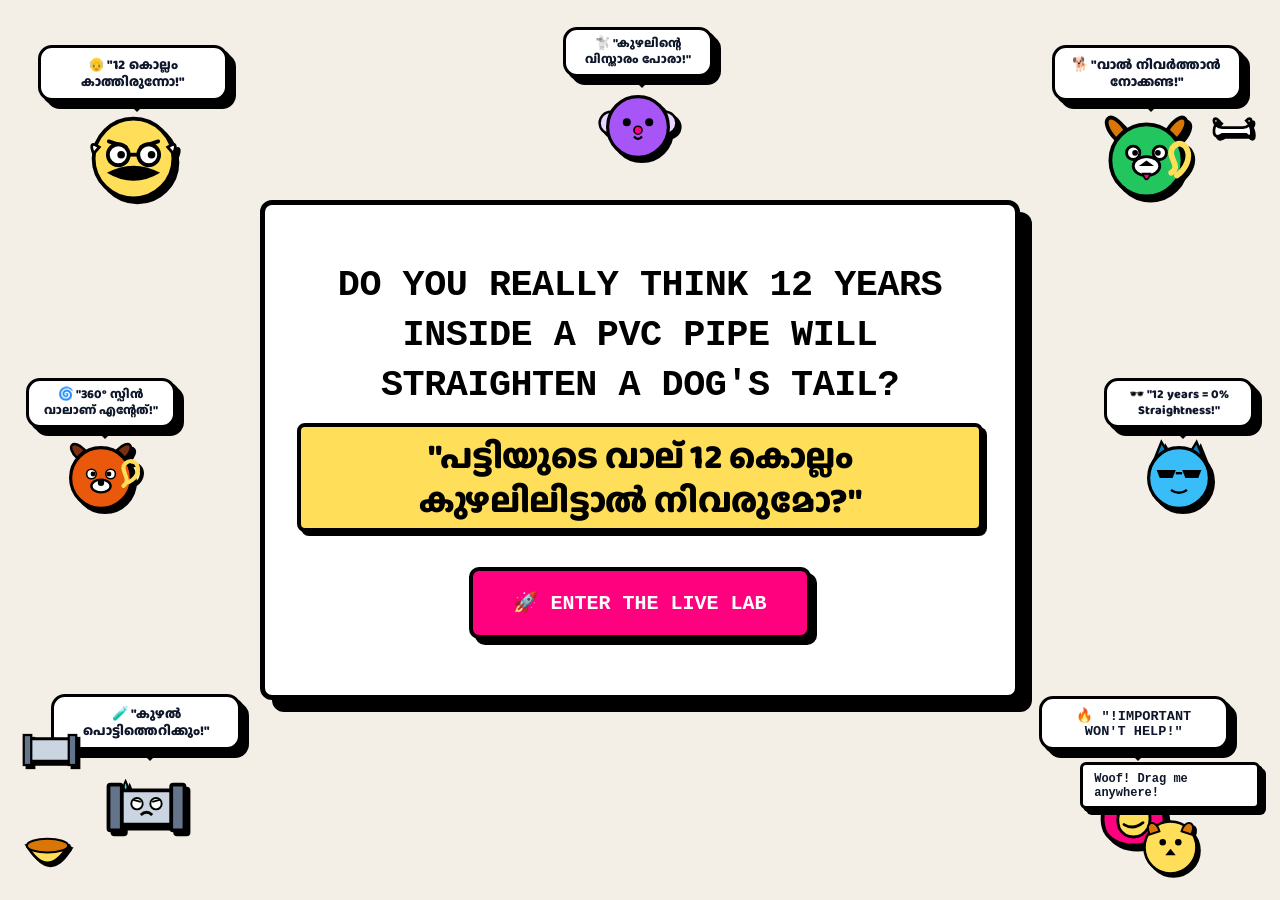
<file: index.html>
<!DOCTYPE html>
<html lang="en">
<head>
  <meta charset="UTF-8">
  <meta name="viewport" content="width=device-width, initial-scale=1.0">
  <title>Department of Tail Affairs | Home</title>
  <link rel="stylesheet" href="style.css">
  
  <!-- Cool Malayalam & Brutalist Fonts -->
  <link rel="preconnect" href="https://fonts.googleapis.com">
  <link rel="preconnect" href="https://fonts.gstatic.com" crossorigin>
  <link href="https://fonts.googleapis.com/css2?family=Baloo+Chettan+2:wght@700;800&family=Space+Grotesk:wght@800;900&display=swap" rel="stylesheet">

  <style>
    body {
      justify-content: center;
      align-items: center;
      min-height: 100vh;
      margin: 0;
      padding: 1.5rem;
      position: relative;
      overflow: hidden;
      background-color: var(--bg-color, #f4efe6);
    }

    /* Cool Malayalam Font Class */
    .ml-text {
      font-family: 'Baloo Chettan 2', cursive, sans-serif;
      font-weight: 800;
      line-height: 1.25;
    }

    /* Central Question Card */
    .home-card {
      max-width: 760px;
      width: 100%;
      text-align: center;
      padding: 3.5rem 2rem;
      z-index: 10;
      position: relative;
      background: #ffffff;
      border: 5px solid #000;
      box-shadow: 12px 12px 0px #000;
      border-radius: 12px;
    }

    .main-question {
      font-size: clamp(1.4rem, 4.2vw, 2.3rem);
      font-weight: 900;
      line-height: 1.35;
      text-transform: uppercase;
      color: #000;
      margin-bottom: 2.2rem;
      letter-spacing: -0.5px;
    }

    .main-question .ml-badge {
      background: var(--accent-yellow, #ffde59);
      padding: 0.4rem 1rem;
      border: 4px solid #000;
      display: inline-block;
      margin-top: 0.8rem;
      font-size: clamp(1.3rem, 4vw, 2.2rem);
      box-shadow: 4px 4px 0px #000;
      text-transform: none;
      border-radius: 8px;
    }

    /* Enter Button */
    .enter-btn {
      font-size: 1.25rem;
      padding: 1.2rem 2.5rem;
      background: var(--accent-pink, #ff007f);
      color: #fff;
      border: 4px solid #000;
      box-shadow: 6px 6px 0px #000;
      font-weight: 900;
      cursor: pointer;
      text-decoration: none;
      display: inline-block;
      text-transform: uppercase;
      transition: all 0.15s cubic-bezier(0.175, 0.885, 0.32, 1.275);
      border-radius: 10px;
    }

    .enter-btn:hover {
      transform: translate(-4px, -4px) scale(1.02);
      box-shadow: 10px 10px 0px #000;
      background: var(--accent-cyan, #00f0ff);
      color: #000;
    }

    /* Floating Draggable Cartoon Character Containers */
    .float-cartoon {
      position: fixed;
      z-index: 20;
      display: flex;
      flex-direction: column;
      align-items: center;
      cursor: grab;
      user-select: none;
      touch-action: none;
      filter: drop-shadow(4px 4px 0px #000);
      transition: transform 0.05s linear;
    }

    .float-cartoon:active {
      cursor: grabbing;
      transform: scale(1.12) rotate(4deg) !important;
      z-index: 50;
    }

    /* Expressive Pop Speech Bubbles */
    .cartoon-speech {
      background: #ffffff;
      border: 3px solid #000;
      box-shadow: 4px 4px 0px #000;
      padding: 0.5rem 0.9rem;
      font-size: 0.85rem;
      font-weight: 900;
      max-width: 190px;
      text-align: center;
      margin-bottom: 10px;
      border-radius: 14px;
      pointer-events: none;
      position: relative;
      transition: opacity 0.2s ease, transform 0.2s ease;
    }

    .speech-sm {
      max-width: 150px;
      font-size: 0.78rem;
      padding: 0.4rem 0.7rem;
    }

    /* Speech Bubble Tail Arrow */
    .cartoon-speech::after {
      content: '';
      position: absolute;
      bottom: -10px;
      left: 50%;
      transform: translateX(-50%);
      border-width: 10px 10px 0;
      border-style: solid;
      border-color: #000 transparent;
      display: block;
      width: 0;
    }

    /* Animation Keyframes */
    @keyframes floatY1 {
      0%, 100% { transform: translateY(0px) rotate(-3deg); }
      50% { transform: translateY(-16px) rotate(3deg); }
    }

    @keyframes floatY2 {
      0%, 100% { transform: translateY(0px) rotate(4deg); }
      50% { transform: translateY(16px) rotate(-3deg); }
    }

    @keyframes floatY3 {
      0%, 100% { transform: translateY(0px) rotate(-5deg); }
      50% { transform: translateY(-12px) rotate(4deg); }
    }

    @keyframes floatY4 {
      0%, 100% { transform: translateY(0px) rotate(5deg); }
      50% { transform: translateY(14px) rotate(-4deg); }
    }

    /* Default Positioning */
    .c1 { top: 5%; left: 3%; animation: floatY1 4.5s ease-in-out infinite; }
    .c2 { top: 5%; right: 3%; animation: floatY2 5s ease-in-out infinite; }
    .c3 { bottom: 5%; left: 4%; animation: floatY2 4.2s ease-in-out infinite; }
    .c4 { bottom: 5%; right: 4%; animation: floatY1 5.5s ease-in-out infinite; }
    
    /* Medium Sized Floating Dogs */
    .c5 { top: 42%; left: 2%; animation: floatY3 4.8s ease-in-out infinite; }
    .c6 { top: 42%; right: 2%; animation: floatY4 5.2s ease-in-out infinite; }
    .c7 { top: 3%; left: 44%; animation: floatY3 6s ease-in-out infinite; }
  </style>
</head>
<body>

  <!-- Floating Cartoon 1: Sarcastic Ammavan -->
  <div class="float-cartoon c1" id="cartoon1">
    <div class="cartoon-speech ml-text" id="speech1">👴 "12 കൊല്ലം കാത്തിരുന്നോ!"</div>
    <svg width="95" height="95" viewBox="0 0 100 100">
      <circle cx="50" cy="50" r="42" fill="#ffde59" stroke="#000" stroke-width="4"/>
      <path d="M 8 45 Q 2 30 14 38 Z" fill="#fff" stroke="#000" stroke-width="3"/>
      <path d="M 92 45 Q 98 30 86 38 Z" fill="#fff" stroke="#000" stroke-width="3"/>
      <path d="M 24 32 L 42 38" stroke="#000" stroke-width="4" stroke-linecap="round"/>
      <path d="M 76 32 L 58 38" stroke="#000" stroke-width="4" stroke-linecap="round"/>
      <circle cx="34" cy="46" r="11" fill="#fff" stroke="#000" stroke-width="4"/>
      <circle cx="66" cy="46" r="11" fill="#fff" stroke="#000" stroke-width="4"/>
      <line x1="45" y1="46" x2="55" y2="46" stroke="#000" stroke-width="4"/>
      <circle cx="37" cy="46" r="4" fill="#000"/>
      <circle cx="69" cy="46" r="4" fill="#000"/>
      <path d="M 22 65 Q 50 50 78 65 Q 50 82 22 65 Z" fill="#000"/>
    </svg>
  </div>

  <!-- Floating Cartoon 2: Goofy Naadan Dog -->
  <div class="float-cartoon c2" id="cartoon2">
    <div class="cartoon-speech ml-text" id="speech2">🐕 "വാൽ നിവർത്താൻ നോക്കണ്ട!"</div>
    <svg width="95" height="95" viewBox="0 0 100 100">
      <path d="M 18 30 C -2 10 12 -5 28 20 Z" fill="#d97706" stroke="#000" stroke-width="4"/>
      <path d="M 82 30 C 102 10 88 -5 72 20 Z" fill="#d97706" stroke="#000" stroke-width="4"/>
      <circle cx="50" cy="52" r="38" fill="#22c55e" stroke="#000" stroke-width="4"/>
      <circle cx="36" cy="44" r="7" fill="#fff" stroke="#000" stroke-width="3"/>
      <circle cx="64" cy="44" r="7" fill="#fff" stroke="#000" stroke-width="3"/>
      <circle cx="38" cy="44" r="3" fill="#000"/>
      <circle cx="62" cy="44" r="3" fill="#000"/>
      <ellipse cx="50" cy="58" rx="14" ry="10" fill="#fff" stroke="#000" stroke-width="3"/>
      <polygon points="50,52 42,58 58,58" fill="#000"/>
      <path d="M 46 66 Q 50 78 54 66 Z" fill="#ff007f" stroke="#000" stroke-width="2"/>
      <path d="M 82 68 C 105 50 90 25 78 38 C 70 48 88 58 76 65" fill="none" stroke="#ffde59" stroke-width="6" stroke-linecap="round"/>
    </svg>
  </div>

  <!-- Floating Cartoon 3: Tired PVC Pipe -->
  <div class="float-cartoon c3" id="cartoon3">
    <div class="cartoon-speech ml-text" id="speech3">🧪 "കുഴൽ പൊട്ടിത്തെറിക്കും!"</div>
    <svg width="95" height="95" viewBox="0 0 100 100">
      <rect x="15" y="32" width="70" height="36" fill="#cbd5e1" stroke="#000" stroke-width="4" rx="6"/>
      <rect x="10" y="26" width="14" height="48" fill="#64748b" stroke="#000" stroke-width="4" rx="2"/>
      <rect x="76" y="26" width="14" height="48" fill="#64748b" stroke="#000" stroke-width="4" rx="2"/>
      <circle cx="40" cy="46" r="6" fill="#fff" stroke="#000" stroke-width="2"/>
      <circle cx="60" cy="46" r="6" fill="#fff" stroke="#000" stroke-width="2"/>
      <line x1="36" y1="42" x2="44" y2="44" stroke="#000" stroke-width="2"/>
      <line x1="64" y1="42" x2="56" y2="44" stroke="#000" stroke-width="2"/>
      <path d="M 44 58 Q 50 52 56 58" fill="none" stroke="#000" stroke-width="3"/>
      <path d="M 28 22 Q 24 30 28 32 Q 32 30 28 22 Z" fill="#00f0ff" stroke="#000" stroke-width="2"/>
    </svg>
  </div>

  <!-- Floating Cartoon 4: CSS Flame Bomb -->
  <div class="float-cartoon c4" id="cartoon4">
    <div class="cartoon-speech" id="speech4">🔥 "!IMPORTANT WON'T HELP!"</div>
    <svg width="95" height="95" viewBox="0 0 100 100">
      <path d="M 50 10 C 70 30 90 50 80 75 C 70 95 30 95 20 75 C 10 50 30 30 50 10 Z" fill="#ff007f" stroke="#000" stroke-width="4"/>
      <path d="M 50 30 C 62 42 72 58 65 72 C 58 84 42 84 35 72 C 30 58 38 42 50 30 Z" fill="#ffde59" stroke="#000" stroke-width="3"/>
      <polygon points="28,48 48,48 44,58 32,58" fill="#000"/>
      <polygon points="52,48 72,48 68,58 56,58" fill="#000"/>
      <line x1="48" y1="50" x2="52" y2="50" stroke="#000" stroke-width="3"/>
      <path d="M 40 68 Q 50 74 60 66" fill="none" stroke="#000" stroke-width="3" stroke-linecap="round"/>
    </svg>
  </div>

  <!-- NEW MEDIUM FLOATING DOG 5: Orange Pug (360° Tail Spin) -->
  <div class="float-cartoon c5" id="cartoon5">
    <div class="cartoon-speech speech-sm ml-text" id="speech5">🌀 "360° സ്പിൻ വാലാണ് എന്റേത്!"</div>
    <svg width="80" height="80" viewBox="0 0 100 100">
      <path d="M 20 25 C 5 10 15 0 30 15 Z" fill="#7c2d12" stroke="#000" stroke-width="3"/>
      <path d="M 80 25 C 95 10 85 0 70 15 Z" fill="#7c2d12" stroke="#000" stroke-width="3"/>
      <circle cx="50" cy="50" r="38" fill="#ea580c" stroke="#000" stroke-width="4"/>
      <circle cx="38" cy="45" r="6" fill="#fff" stroke="#000" stroke-width="2"/>
      <circle cx="62" cy="45" r="6" fill="#fff" stroke="#000" stroke-width="2"/>
      <circle cx="40" cy="45" r="3" fill="#000"/>
      <circle cx="60" cy="45" r="3" fill="#000"/>
      <ellipse cx="50" cy="60" rx="12" ry="8" fill="#fff" stroke="#000" stroke-width="3"/>
      <circle cx="50" cy="56" r="4" fill="#000"/>
      <path d="M 85 55 C 105 45 95 20 80 32 C 72 40 90 52 78 60" fill="none" stroke="#ffde59" stroke-width="5" stroke-linecap="round"/>
    </svg>
  </div>

  <!-- NEW MEDIUM FLOATING DOG 6: Cool Glasses Husky (Spring Tail) -->
  <div class="float-cartoon c6" id="cartoon6">
    <div class="cartoon-speech speech-sm ml-text" id="speech6">🕶️ "12 years = 0% Straightness!"</div>
    <svg width="80" height="80" viewBox="0 0 100 100">
      <polygon points="18,30 28,5 40,25" fill="#0284c7" stroke="#000" stroke-width="3"/>
      <polygon points="82,30 72,5 60,25" fill="#0284c7" stroke="#000" stroke-width="3"/>
      <circle cx="50" cy="50" r="38" fill="#38bdf8" stroke="#000" stroke-width="4"/>
      <polygon points="22,40 46,40 42,50 26,50" fill="#000"/>
      <polygon points="54,40 78,40 74,50 58,50" fill="#000"/>
      <line x1="46" y1="44" x2="54" y2="44" stroke="#000" stroke-width="3"/>
      <path d="M 40 65 Q 50 72 60 65" fill="none" stroke="#000" stroke-width="3"/>
    </svg>
  </div>

  <!-- NEW MEDIUM FLOATING DOG 7: Fluffy Purple Poodle -->
  <div class="float-cartoon c7" id="cartoon7">
    <div class="cartoon-speech speech-sm ml-text" id="speech7">🐩 "കുഴലിന്റെ വിസ്താരം പോരാ!"</div>
    <svg width="80" height="80" viewBox="0 0 100 100">
      <circle cx="16" cy="45" r="14" fill="#e9d5ff" stroke="#000" stroke-width="3"/>
      <circle cx="84" cy="45" r="14" fill="#e9d5ff" stroke="#000" stroke-width="3"/>
      <circle cx="50" cy="50" r="38" fill="#a855f7" stroke="#000" stroke-width="4"/>
      <circle cx="36" cy="44" r="5" fill="#000"/>
      <circle cx="64" cy="44" r="5" fill="#000"/>
      <circle cx="50" cy="54" r="5" fill="#ff007f" stroke="#000" stroke-width="2"/>
      <path d="M 45 62 Q 50 68 55 62" fill="none" stroke="#000" stroke-width="3"/>
    </svg>
  </div>

  <!-- Central Question Card -->
  <div class="home-card">
    <h1 class="main-question">
      Do you really think 12 years inside a PVC pipe will straighten a dog's tail?
      <br>
      <span class="ml-badge ml-text">"പട്ടിയുടെ വാല് 12 കൊല്ലം കുഴലിലിട്ടാൽ നിവരുമോ?"</span>
    </h1>

    <a href="home.html" class="enter-btn">
      🚀 ENTER THE LIVE LAB
    </a>
  </div>

  <script src="script.js"></script>
  <script>
    // Automatic Dialogue Arrays for each cartoon character
    const dialogues = {
      ammavan: [
        "👴 \"12 കൊല്ലം കാത്തിരുന്നോ!\"",
        "👴 \"നിവരില്ല എന്ന് പറഞ്ഞാൽ നിവരില്ല!\"",
        "👴 \"ഓരോരോ സയൻസ് കണ്ടുപിടിത്തങ്ങൾ!\"",
        "👴 \"Ammavan knows best!\""
      ],
      dog: [
        "🐕 \"വാൽ നിവർത്താൻ നോക്കണ്ട!\"",
        "🐕 \"Woof! 12 years of bending!\"",
        "🐕 \"My tail = 100% curve!\"",
        "🐕 \"Tail elasticity > 9000!\""
      ],
      pipe: [
        "🧪 \"കുഴൽ പൊട്ടിത്തെറിക്കും!\"",
        "🧪 \"Pressure too high!\"",
        "🧪 \"I'm flexing as hard as I can!\"",
        "🧪 \"12 years and still 180°!\""
      ],
      flame: [
        "🔥 \"!IMPORTANT WON'T HELP!\"",
        "🔥 \"CSS won't fix biology!\"",
        "🔥 \"ഹൈഡ്രോളിക് പവർ വേണ്ടിവരും!\"",
        "🔥 \"Error 404: Straight tail not found!\""
      ],
      dog360: [
        "🌀 \"360° സ്പിൻ വാലാണ് എന്റേത്!\"",
        "🌀 \"Pug Tail Spiral Power!\"",
        "🌀 \"വാല് നിവർന്നാൽ ബോണസ് തരുമോ?\"",
        "🌀 \"Curved tail supreme!\""
      ],
      dogHusky: [
        "🕶️ \"12 years = 0% Straightness!\"",
        "🕶️ \"എന്റെ വാലിൽ Spring ഉണ്ടേ!\"",
        "🕶️ \"Physics lab vs Dog tail!\"",
        "🕶️ \"Straight tail is a myth!\""
      ],
      dogPoodle: [
        "🐩 \"കുഴലിന്റെ വിസ്താരം പോരാ!\"",
        "🐩 \"Need 1000 PSI to fix this!\"",
        "🐩 \"വാല് വളഞ്ഞാലെന്താ, look സുന്ദരമല്ലേ!\"",
        "🐩 \"Flexing my natural curly tail!\""
      ]
    };

    let idx1 = 0, idx2 = 0, idx3 = 0, idx4 = 0, idx5 = 0, idx6 = 0, idx7 = 0;

    // Helper function to animate speech bubble change
    function updateSpeech(elementId, textArray, currentIndex) {
      const el = document.getElementById(elementId);
      if (!el) return;
      
      el.style.opacity = '0';
      el.style.transform = 'scale(0.8)';
      
      setTimeout(() => {
        el.textContent = textArray[currentIndex];
        el.style.opacity = '1';
        el.style.transform = 'scale(1)';
      }, 200);
    }

    // Dialogue Rotation Interval (Every 3.5 seconds)
    setInterval(() => {
      idx1 = (idx1 + 1) % dialogues.ammavan.length;
      idx2 = (idx2 + 1) % dialogues.dog.length;
      idx3 = (idx3 + 1) % dialogues.pipe.length;
      idx4 = (idx4 + 1) % dialogues.flame.length;
      idx5 = (idx5 + 1) % dialogues.dog360.length;
      idx6 = (idx6 + 1) % dialogues.dogHusky.length;
      idx7 = (idx7 + 1) % dialogues.dogPoodle.length;

      updateSpeech('speech1', dialogues.ammavan, idx1);
      setTimeout(() => updateSpeech('speech2', dialogues.dog, idx2), 250);
      setTimeout(() => updateSpeech('speech3', dialogues.pipe, idx3), 500);
      setTimeout(() => updateSpeech('speech4', dialogues.flame, idx4), 750);
      setTimeout(() => updateSpeech('speech5', dialogues.dog360, idx5), 1000);
      setTimeout(() => updateSpeech('speech6', dialogues.dogHusky, idx6), 1250);
      setTimeout(() => updateSpeech('speech7', dialogues.dogPoodle, idx7), 1500);
    }, 3500);

    // Draggable functionality (Supports Touch & Mouse)
    function enableDragging(el) {
      let posX = 0, posY = 0, initialX = 0, initialY = 0;

      el.addEventListener('mousedown', dragStart);
      el.addEventListener('touchstart', dragStart, { passive: false });

      function dragStart(e) {
        // Pause CSS float keyframe while dragging
        el.style.animation = 'none';

        if (e.type === 'touchstart') {
          initialX = e.touches[0].clientX - posX;
          initialY = e.touches[0].clientY - posY;
          document.addEventListener('touchmove', dragging, { passive: false });
          document.addEventListener('touchend', dragEnd);
        } else {
          initialX = e.clientX - posX;
          initialY = e.clientY - posY;
          document.addEventListener('mousemove', dragging);
          document.addEventListener('mouseup', dragEnd);
        }
      }

      function dragging(e) {
        e.preventDefault();
        const currentX = e.type === 'touchmove' ? e.touches[0].clientX : e.clientX;
        const currentY = e.type === 'touchmove' ? e.touches[0].clientY : e.clientY;

        posX = currentX - initialX;
        posY = currentY - initialY;

        el.style.transform = `translate3d(${posX}px, ${posY}px, 0)`;
      }

      function dragEnd() {
        document.removeEventListener('mousemove', dragging);
        document.removeEventListener('mouseup', dragEnd);
        document.removeEventListener('touchmove', dragging);
        document.removeEventListener('touchend', dragEnd);
      }
    }

    // Attach dragging to all cartoon elements
    document.querySelectorAll('.float-cartoon').forEach(el => {
      enableDragging(el);
    });
  </script>
</body>
</html>
</file>
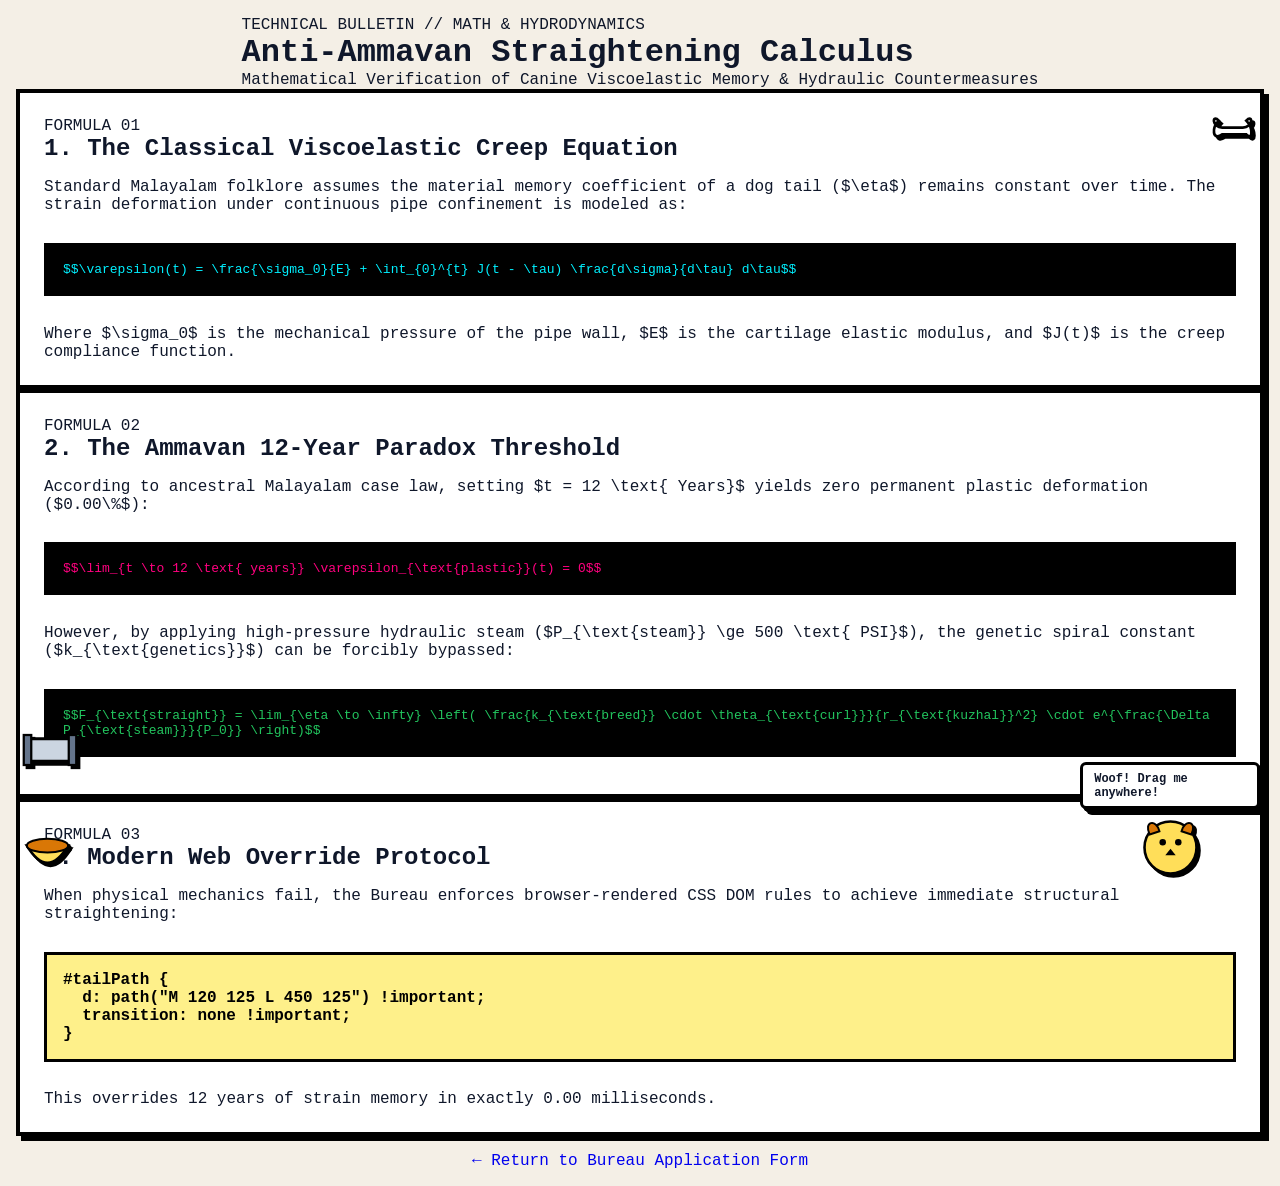
<file: formula.html>
<!DOCTYPE html>
<html lang="en">
<head>
<meta charset="UTF-8">
<meta name="viewport" content="width=device-width, initial-scale=1.0">
<title>Bureau Technical Bulletin — Anti-Proverb Mechanics</title>
<link rel="stylesheet" href="style.css">
</head>
<body>

<header class="masthead">
  <div class="masthead-inner">
    <div class="masthead-text">
      <p class="eyebrow">TECHNICAL BULLETIN // MATH & HYDRODYNAMICS</p>
      <h1>Anti-Ammavan Straightening Calculus</h1>
      <p class="tagline">Mathematical Verification of Canine Viscoelastic Memory & Hydraulic Countermeasures</p>
    </div>
  </div>
</header>

<main class="sheet">

  <section class="card">
    <div class="card-header">
      <span class="form-code">FORMULA 01</span>
      <h2>1. The Classical Viscoelastic Creep Equation</h2>
    </div>
    <p>Standard Malayalam folklore assumes the material memory coefficient of a dog tail ($\eta$) remains constant over time. The strain deformation under continuous pipe confinement is modeled as:</p>
    
    <div style="background:#000; color:#00f0ff; padding:1rem; border:3px solid #000; font-family:monospace; margin:0.8rem 0; overflow-x:auto;">
      $$\varepsilon(t) = \frac{\sigma_0}{E} + \int_{0}^{t} J(t - \tau) \frac{d\sigma}{d\tau} d\tau$$
    </div>

    <p>Where $\sigma_0$ is the mechanical pressure of the pipe wall, $E$ is the cartilage elastic modulus, and $J(t)$ is the creep compliance function.</p>
  </section>

  <section class="card">
    <div class="card-header">
      <span class="form-code">FORMULA 02</span>
      <h2>2. The Ammavan 12-Year Paradox Threshold</h2>
    </div>
    <p>According to ancestral Malayalam case law, setting $t = 12 \text{ Years}$ yields zero permanent plastic deformation ($0.00\%$):</p>

    <div style="background:#000; color:#ff007f; padding:1rem; border:3px solid #000; font-family:monospace; margin:0.8rem 0; overflow-x:auto;">
      $$\lim_{t \to 12 \text{ years}} \varepsilon_{\text{plastic}}(t) = 0$$
    </div>

    <p>However, by applying high-pressure hydraulic steam ($P_{\text{steam}} \ge 500 \text{ PSI}$), the genetic spiral constant ($k_{\text{genetics}}$) can be forcibly bypassed:</p>

    <div style="background:#000; color:#22c55e; padding:1rem; border:3px solid #000; font-family:monospace; margin:0.8rem 0; overflow-x:auto;">
      $$F_{\text{straight}} = \lim_{\eta \to \infty} \left( \frac{k_{\text{breed}} \cdot \theta_{\text{curl}}}{r_{\text{kuzhal}}^2} \cdot e^{\frac{\Delta P_{\text{steam}}}{P_0}} \right)$$
    </div>
  </section>

  <section class="card">
    <div class="card-header">
      <span class="form-code">FORMULA 03</span>
      <h2>3. Modern Web Override Protocol</h2>
    </div>
    <p>When physical mechanics fail, the Bureau enforces browser-rendered CSS DOM rules to achieve immediate structural straightening:</p>

    <div style="background:#fef08a; color:#000; padding:1rem; border:3px solid #000; font-weight:bold; margin:0.8rem 0;">
      #tailPath {<br>
      &nbsp;&nbsp;d: path("M 120 125 L 450 125") <strong>!important</strong>;<br>
      &nbsp;&nbsp;transition: none !important;<br>
      }
    </div>
    <p>This overrides 12 years of strain memory in exactly 0.00 milliseconds.</p>
  </section>

  <div style="text-align: center; margin-top: 1rem;">
    <a href="home.html" class="stamp-btn" style="text-decoration:none; display:inline-block;">&larr; Return to Bureau Application Form</a>
  </div>

</main>

<script src="script.js"></script>
</body>
</html>
</file>
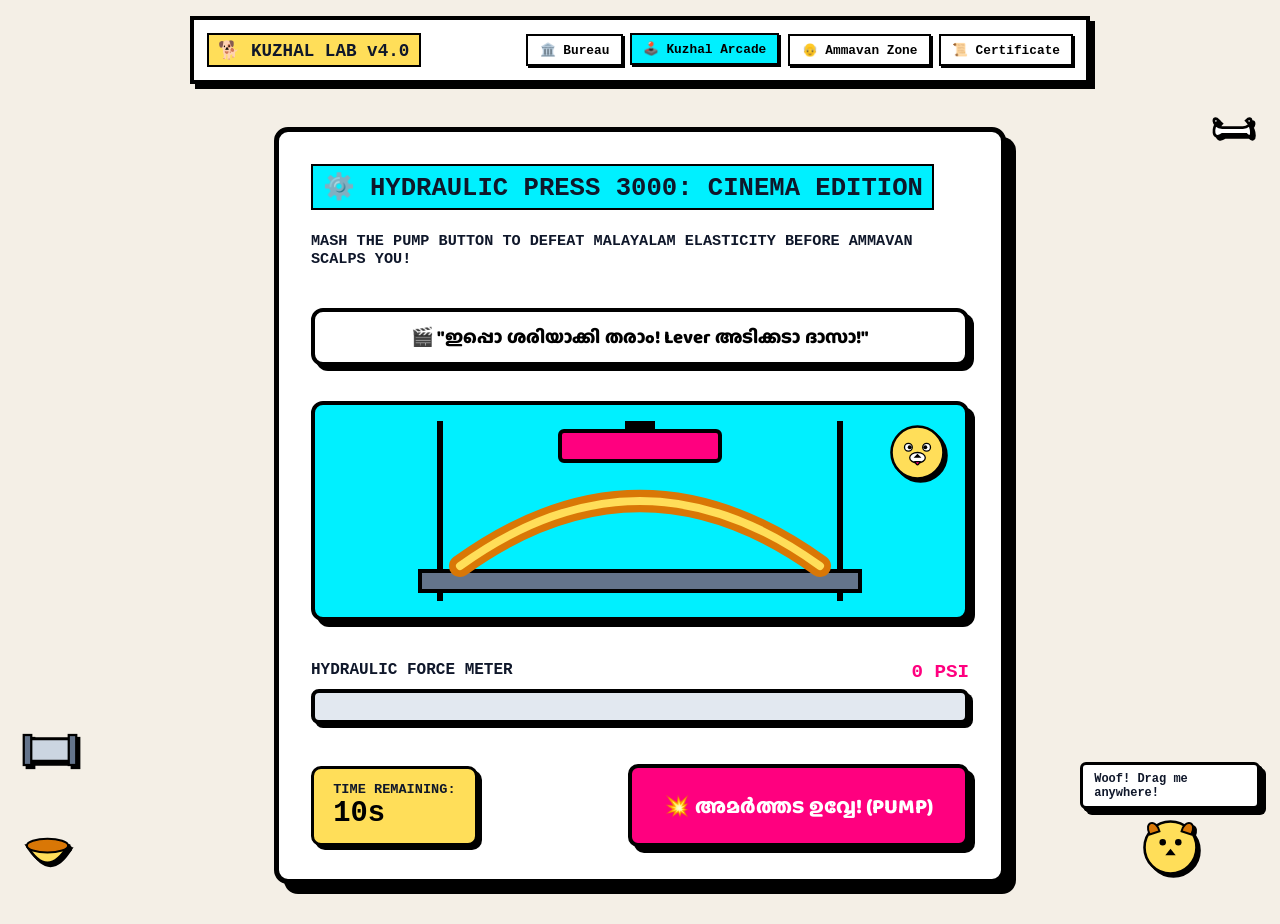
<file: game.html>
<!DOCTYPE html>
<html lang="en">
<head>
  <meta charset="UTF-8">
  <meta name="viewport" content="width=device-width, initial-scale=1.0">
  <title>Kuzhal Arcade | Hydraulic Press 3000</title>
  <link rel="stylesheet" href="style.css">
  
  <!-- Cool Malayalam & Brutalist Fonts -->
  <link rel="preconnect" href="https://fonts.googleapis.com">
  <link rel="preconnect" href="https://fonts.gstatic.com" crossorigin>
  <link href="https://fonts.googleapis.com/css2?family=Baloo+Chettan+2:wght@700;800&family=Space+Grotesk:wght@800;900&display=swap" rel="stylesheet">

  <style>
    body {
      background-color: var(--bg-color, #f4efe6);
      font-family: 'Space Grotesk', sans-serif;
    }

    .ml-text {
      font-family: 'Baloo Chettan 2', cursive, sans-serif;
      font-weight: 800;
    }

    .game-meter-box {
      width: 100%;
      height: 35px;
      background: #e2e8f0;
      border: 4px solid #000;
      box-shadow: 4px 4px 0px #000;
      position: relative;
      overflow: hidden;
      border-radius: 8px;
    }

    .game-meter-fill {
      height: 100%;
      width: 0%;
      background: linear-gradient(90deg, #ff007f, #ffde59, #00f0ff);
      transition: width 0.08s linear;
    }

    .pump-btn {
      font-size: 1.3rem;
      padding: 1.4rem 2rem;
      background: var(--accent-pink, #ff007f);
      color: #fff;
      user-select: none;
      border: 4px solid #000;
      box-shadow: 6px 6px 0px #000;
      font-weight: 900;
      cursor: pointer;
      border-radius: 10px;
      transition: transform 0.05s ease, box-shadow 0.05s ease;
    }

    .pump-btn:active {
      transform: translate(4px, 4px);
      box-shadow: 2px 2px 0px #000;
      background: var(--accent-cyan, #00f0ff);
      color: #000;
    }

    /* Dialogue Banner Styling */
    .cinema-dialogue-card {
      background: #fff;
      border: 4px solid #000;
      box-shadow: 5px 5px 0px #000;
      border-radius: 12px;
      padding: 0.8rem 1.2rem;
      margin-bottom: 1.2rem;
      text-align: center;
      position: relative;
      min-height: 48px;
      display: flex;
      align-items: center;
      justify-content: center;
    }

    .cinema-dialogue-text {
      font-size: 1.15rem;
      color: #000;
      margin: 0;
      line-height: 1.3;
      transition: transform 0.15s ease, opacity 0.15s ease;
    }

    /* Floating Pop-up Dialogues on Press */
    .pop-text {
      position: absolute;
      font-size: 1.2rem;
      font-weight: 900;
      color: #ff007f;
      background: #ffde59;
      border: 3px solid #000;
      padding: 0.3rem 0.8rem;
      border-radius: 20px;
      box-shadow: 3px 3px 0px #000;
      pointer-events: none;
      animation: floatUp 0.7s cubic-bezier(0.175, 0.885, 0.32, 1.275) FORWARD;
      z-index: 100;
    }

    @keyframes floatUp {
      0% { opacity: 1; transform: translateY(0) scale(0.6) rotate(-5deg); }
      50% { transform: translateY(-35px) scale(1.1) rotate(5deg); }
      100% { opacity: 0; transform: translateY(-70px) scale(0.9); }
    }

    /* Animated Dog Avatar in Arena */
    .dog-avatar {
      position: absolute;
      right: 15px;
      top: 15px;
      width: 65px;
      height: 65px;
      filter: drop-shadow(3px 3px 0px #000);
    }
  </style>
</head>
<body>

  <div class="header-container">
    <nav>
      <a href="index.html" class="brand">🐕 KUZHAL LAB v4.0</a>
      <div class="nav-links">
        <a href="home.html" class="nav-btn">🏛️ Bureau</a>
        <a href="game.html" class="nav-btn active">🕹️ Kuzhal Arcade</a>
        <a href="ammavan.html" class="nav-btn">👴 Ammavan Zone</a>
        <a href="certificate.html" class="nav-btn">📜 Certificate</a>
      </div>
    </nav>
  </div>

  <div class="main-wrapper" style="max-width: 780px; margin: 0 auto; padding: 1.5rem;">
    <div class="card" style="background:#fff; border:5px solid #000; box-shadow:10px 10px 0px #000; border-radius:14px; padding:2rem; position:relative; overflow:hidden;">
      
      <span class="card-title" style="font-size:1.6rem; font-weight:900; display:block; margin-bottom:0.4rem; text-transform:uppercase;">
        ⚙️ HYDRAULIC PRESS 3000: CINEMA EDITION
      </span>
      
      <p style="font-size:0.95rem; font-weight:800; margin-bottom:1.5rem;">
        MASH THE PUMP BUTTON TO DEFEAT MALAYALAM ELASTICITY BEFORE AMMAVAN SCALPS YOU!
      </p>

      <!-- Live Malayalam Cinema Commentary Box -->
      <div class="cinema-dialogue-card" id="dialogueBox">
        <p class="cinema-dialogue-text ml-text" id="cinemaQuote">
          🎬 "ഇപ്പൊ ശരിയാക്കി തരാം! Lever അടിക്കടാ ദാസാ!"
        </p>
      </div>

      <!-- Stage Arena -->
      <div class="stage-box" id="stageArena" style="background:#00f0ff; border:4px solid #000; box-shadow:6px 6px 0px #000; border-radius:12px; position:relative; overflow:hidden; margin-bottom:1.5rem;">
        
        <!-- Live Dog Reaction Graphic inside stage -->
        <svg class="dog-avatar" viewBox="0 0 100 100" id="dogAvatar">
          <circle cx="50" cy="50" r="40" fill="#ffde59" stroke="#000" stroke-width="4"/>
          <!-- Dog Eyes -->
          <circle cx="36" cy="42" r="6" fill="#fff" stroke="#000" stroke-width="2"/>
          <circle cx="64" cy="42" r="6" fill="#fff" stroke="#000" stroke-width="2"/>
          <circle cx="38" cy="42" r="3" fill="#000" id="leftPupil"/>
          <circle cx="62" cy="42" r="3" fill="#000" id="rightPupil"/>
          <!-- Dog Snout & Tongue -->
          <ellipse cx="50" cy="58" rx="12" ry="8" fill="#fff" stroke="#000" stroke-width="2"/>
          <polygon points="50,52 44,58 56,58" fill="#000"/>
          <path id="dogTongue" d="M 46 64 Q 50 74 54 64 Z" fill="#ff007f" stroke="#000" stroke-width="2"/>
        </svg>

        <svg width="100%" height="180" viewBox="0 0 500 180">
          <!-- Press Frame Grid backdrop -->
          <line x1="50" y1="0" x2="50" y2="180" stroke="#000" stroke-width="6"/>
          <line x1="450" y1="0" x2="450" y2="180" stroke="#000" stroke-width="6"/>
          <rect x="30" y="150" width="440" height="20" fill="#64748b" stroke="#000" stroke-width="4"/>

          <!-- Piston Press -->
          <rect id="gamePiston" x="170" y="10" width="160" height="30" fill="#ff007f" stroke="#000" stroke-width="4" rx="4"/>
          <rect id="pistonShaft" x="235" y="0" width="30" height="10" fill="#000"/>
          
          <!-- Dog Tail under Press -->
          <path id="gameTailPath" d="M 70 145 Q 250 15 430 145" fill="none" stroke="#d97706" stroke-width="22" stroke-linecap="round"/>
          <path id="gameTailInner" d="M 70 145 Q 250 15 430 145" fill="none" stroke="#ffde59" stroke-width="8" stroke-linecap="round"/>
        </svg>
      </div>

      <!-- Meter Section -->
      <div style="margin-bottom: 1.5rem;">
        <div style="display:flex; justify-content:space-between; font-weight:900; margin-bottom:0.4rem;">
          <span>HYDRAULIC FORCE METER</span>
          <span id="pressPSI" style="color:#ff007f; font-size:1.2rem;">0 PSI</span>
        </div>
        <div class="game-meter-box">
          <div class="game-meter-fill" id="meterFill"></div>
        </div>
      </div>

      <!-- Controls & Timer -->
      <div style="display:flex; justify-content:space-between; align-items:center; gap:1rem; flex-wrap:wrap;">
        <div style="background:#ffde59; border:3px solid #000; padding:0.8rem 1.2rem; border-radius:10px; box-shadow:4px 4px 0px #000;">
          <span style="font-weight:900; font-size:0.85rem; display:block;">TIME REMAINING:</span>
          <strong id="gameTimer" style="font-size:1.8rem; color:#000; font-weight:900;">10s</strong>
        </div>

        <button class="pump-btn ml-text" id="pumpBtn">
          💥 അമർത്തട ഉവ്വേ! (PUMP)
        </button>
      </div>

    </div>
  </div>

  <script src="script.js"></script>
  <script>
    let psi = 0;
    let timeLeft = 10;
    let gameActive = false;
    let timerInterval = null;
    let decayInterval = null;

    const pumpBtn = document.getElementById('pumpBtn');
    const pressPSI = document.getElementById('pressPSI');
    const meterFill = document.getElementById('meterFill');
    const gameTimer = document.getElementById('gameTimer');
    const gamePiston = document.getElementById('gamePiston');
    const pistonShaft = document.getElementById('pistonShaft');
    const gameTailPath = document.getElementById('gameTailPath');
    const gameTailInner = document.getElementById('gameTailInner');
    const cinemaQuote = document.getElementById('cinemaQuote');
    const stageArena = document.getElementById('stageArena');
    const dogTongue = document.getElementById('dogTongue');

    // Malayalam Cinema Fun Dialogues categorized by intensity
    const dialoguePool = {
      start: [
        "🎬 \"ഇപ്പൊ ശരിയാക്കി തരാം! Lever അടിക്കടാ ദാസാ!\"",
        "🎬 \"പട്ടിയുടെ വാല് 12 കൊല്ലം കുഴലിലിട്ടാൽ നിവരുമോ? നമുക്ക് നോക്കാം!\"",
        "🎬 \"എന്താടാ ദാസാ ഈ വാല് നിവരാത്തത്?\""
      ],
      pumpingLow: [
        "🎬 \"ഇതൊക്കെ എന്ത്... ഇതിലും വലിയ പടപ്പുറപ്പാട് ഞാൻ കണ്ടിരിക്കുന്നു!\"",
        "🎬 \"അയ്യോ അമ്മേ! വാല് ചതയുന്നേ!\"",
        "🎬 \"സാധനം കയ്യിലുണ്ടോ? വേഗം അമർത്ത്!\"",
        "🎬 \"പോ മക്കളെ പോയി കേസ് കൊട്!\"",
        "🎬 \"എന്നെ കൊല്ലാതിരിക്കാൻ വയ്യോ ദാസാ?\""
      ],
      pumpingMid: [
        "🎬 \"അവൻ വീണ്ടും വരുന്നു ഡാ! 500 PSI പോരാ!\"",
        "🎬 \"താങ്ങാൻ പറ്റുന്നില്ല സർ! എലാസ്റ്റിസിറ്റി കൂടും!\"",
        "🎬 \"ഓട് മക്കളെ ഓട്രി... വാല് പൊട്ടാൻ പോകുന്നു!\"",
        "🎬 \"നീ ഏതാടാ നീയൊരു അലവലാതി!\"",
        "🎬 \"ഹൈഡ്രോളിക് പ്രഷർ പോരാ ഉവ്വേ!\""
      ],
      pumpingHigh: [
        "🎬 \"പവനായി ശവമായി! വാല് നേരെയാകാൻ പോകുന്നു!\"",
        "🎬 \"കണ്ണാടി കാണുമ്പോൾ സ്വന്തം മുഖം കാണണം! വാല് സ്ട്രെയിറ്റായി!\"",
        "🎬 \"മാറടാ അങ്ങോട്ട്! അമർത്തടാ 1000 PSI!\"",
        "🎬 \"ഇതാണ് ഞാൻ പറഞ്ഞ സാങ്കേതിക വിദ്യ!\""
      ],
      popWords: [
        "ഇപ്പൊ ശരിയാക്കാം!",
        "പവനായി!",
        "ദാസാ!",
        "അയ്യോ!",
        "തള്ളിമറക്ക്!",
        "കുഴൽ പവർ!",
        "സവാരി ഗിരിഗിരി!",
        "കേസ് കൊട്!"
      ]
    };

    function updateQuote(text) {
      cinemaQuote.style.opacity = '0';
      cinemaQuote.style.transform = 'scale(0.9)';
      setTimeout(() => {
        cinemaQuote.textContent = text;
        cinemaQuote.style.opacity = '1';
        cinemaQuote.style.transform = 'scale(1)';
      }, 100);
    }

    // Spawn floating Malayalam popup text at pump location
    function spawnPopText(e) {
      const pop = document.createElement('div');
      pop.className = 'pop-text ml-text';
      
      const randomWord = dialoguePool.popWords[Math.floor(Math.random() * dialoguePool.popWords.length)];
      pop.textContent = randomWord;

      const rect = stageArena.getBoundingClientRect();
      const x = Math.random() * (rect.width - 120);
      const y = rect.height - 60;

      pop.style.left = x + 'px';
      pop.style.top = y + 'px';

      stageArena.appendChild(pop);
      setTimeout(() => pop.remove(), 700);
    }

    pumpBtn.addEventListener('click', (e) => {
      if (!gameActive) startGame();
      
      psi = Math.min(100, psi + 8);
      
      // Play retro arcade audio if helper exists
      if (typeof playAudio === 'function') {
        playAudio(300 + (psi * 6), 'square', 0.05);
      }

      spawnPopText(e);
      updateGameUI();

      // Dynamic Dialogue updates based on PSI
      if (psi > 80 && Math.random() > 0.5) {
        const q = dialoguePool.pumpingHigh[Math.floor(Math.random() * dialoguePool.pumpingHigh.length)];
        updateQuote(q);
      } else if (psi > 40 && Math.random() > 0.6) {
        const q = dialoguePool.pumpingMid[Math.floor(Math.random() * dialoguePool.pumpingMid.length)];
        updateQuote(q);
      } else if (Math.random() > 0.7) {
        const q = dialoguePool.pumpingLow[Math.floor(Math.random() * dialoguePool.pumpingLow.length)];
        updateQuote(q);
      }
    });

    function startGame() {
      gameActive = true;
      psi = 10;
      timeLeft = 10;

      const initialQuote = dialoguePool.start[Math.floor(Math.random() * dialoguePool.start.length)];
      updateQuote(initialQuote);

      timerInterval = setInterval(() => {
        timeLeft--;
        gameTimer.textContent = timeLeft + 's';
        if (timeLeft <= 0) endGame(false);
      }, 1000);

      // Tail Elastic Decay (Ammavan Elasticity fighting back)
      decayInterval = setInterval(() => {
        if (psi > 0) {
          psi = Math.max(0, psi - 3.5);
          updateGameUI();
        }
      }, 140);
    }

    function updateGameUI() {
      pressPSI.textContent = Math.round(psi * 5) + ' PSI';
      meterFill.style.width = psi + '%';
      
      // Move hydraulic piston down
      const pistonY = 10 + (psi * 1.1);
      gamePiston.setAttribute('y', pistonY);
      pistonShaft.setAttribute('height', pistonY);

      // Flatten curved tail as PSI increases
      const archY = 15 + (psi * 1.25);
      const tailD = `M 70 145 Q 250 ${archY} 430 145`;
      gameTailPath.setAttribute('d', tailD);
      gameTailInner.setAttribute('d', tailD);

      // Dog Reacts to pain
      if (psi > 60) {
        dogTongue.setAttribute('d', 'M 44 64 Q 50 82 56 64 Z'); // Tongue sticks out in shock
      } else {
        dogTongue.setAttribute('d', 'M 46 64 Q 50 74 54 64 Z');
      }

      if (psi >= 100) {
        endGame(true);
      }
    }

    function endGame(victory = false) {
      clearInterval(timerInterval);
      clearInterval(decayInterval);
      gameActive = false;

      if (victory) {
        if (typeof playWinSound === 'function') playWinSound();
        updateQuote("🎉 \"സവാരി ഗിരിഗിരി! 500 PSI കൊടുത്ത് വാല് സ്ട്രെയിറ്റാക്കി മക്കളെ! അമ്മാവൻ ഞെട്ടി!\"");
        setTimeout(() => {
          alert("🎉 VICTORY!\n\n\"ഇതാണ് ഞാൻ പറഞ്ഞ സാങ്കേതിക വിദ്യ!\"\nYou applied 500 PSI & defeated 12 years of curved tail physics! Ammavan is in utter shock!");
        }, 150);
      } else {
        if (typeof playAudio === 'function') playAudio(140, 'sawtooth', 0.4);
        updateQuote("👴 \"നീ പോ ഒലക്ക! 12 കൊല്ലം അല്ല 50 കൊല്ലം ഇട്ടാലും വാല് വളഞ്ഞു തന്നെ ഇരിക്കും!\"");
        psi = 0;
        updateGameUI();
        setTimeout(() => {
          alert("👴 TIME UP! AMMAVAN WINS!\n\n\"വീണ്ടും പവനായി ശവമായി!\"\nElastic recovery force was too strong. The tail instantly snapped back into a 180° curve!");
        }, 150);
      }
    }
  </script>
</body>
</html>
</file>
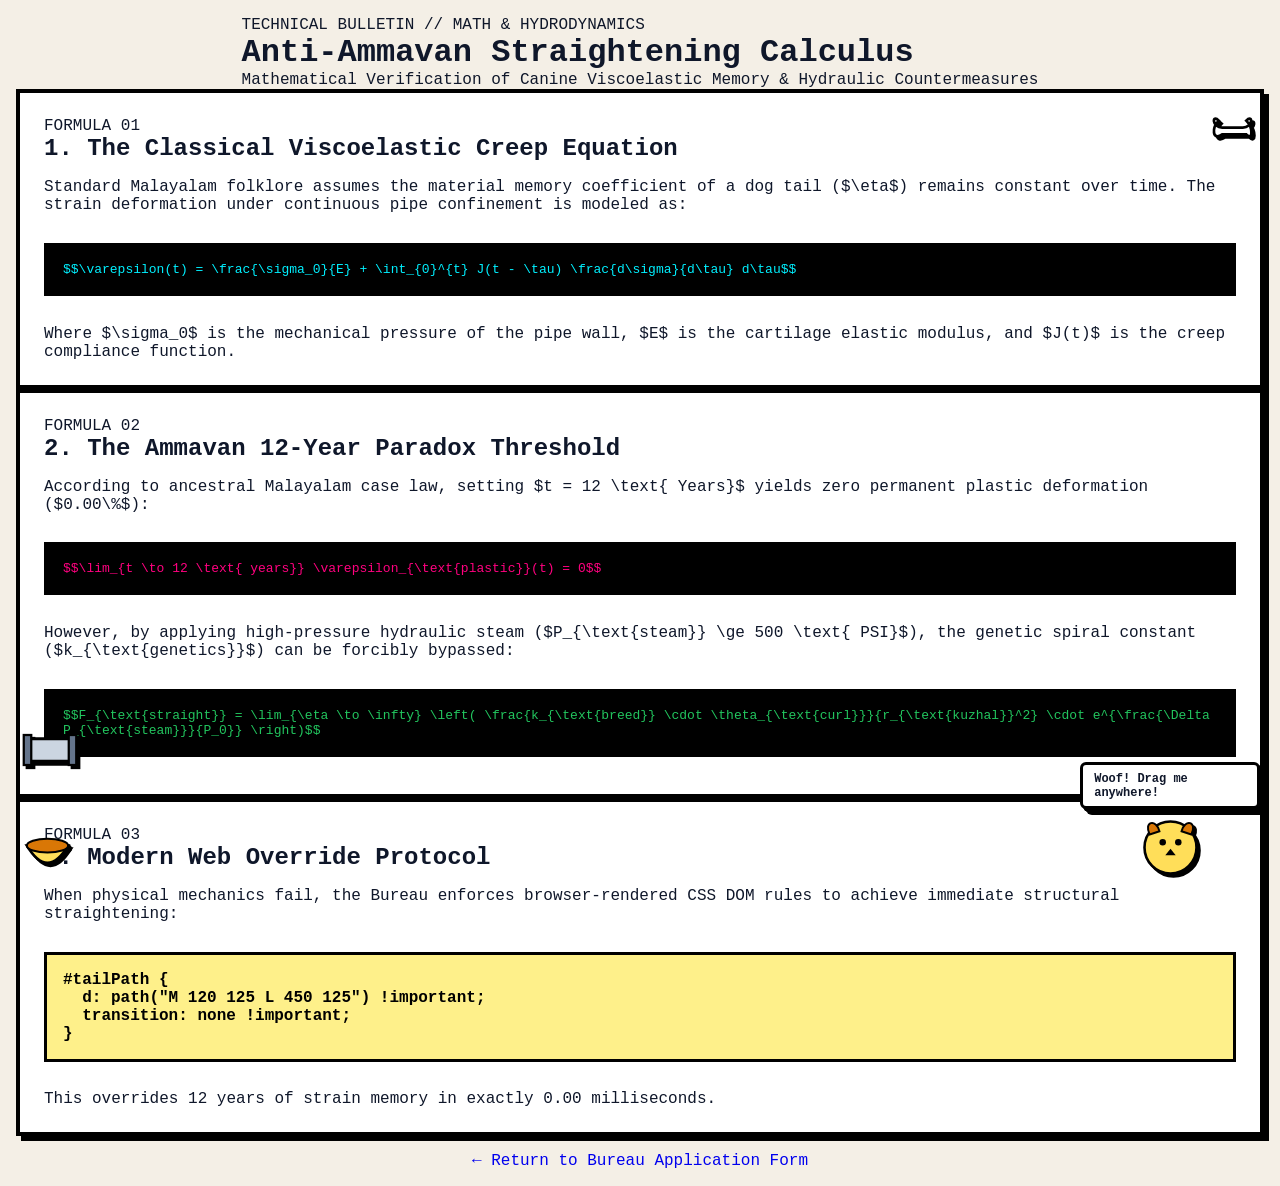
<file: vaaal/formula.html>
<!DOCTYPE html>
<html lang="en">
<head>
<meta charset="UTF-8">
<meta name="viewport" content="width=device-width, initial-scale=1.0">
<title>Bureau Technical Bulletin — Anti-Proverb Mechanics</title>
<link rel="stylesheet" href="style.css">
</head>
<body>

<header class="masthead">
  <div class="masthead-inner">
    <div class="masthead-text">
      <p class="eyebrow">TECHNICAL BULLETIN // MATH & HYDRODYNAMICS</p>
      <h1>Anti-Ammavan Straightening Calculus</h1>
      <p class="tagline">Mathematical Verification of Canine Viscoelastic Memory & Hydraulic Countermeasures</p>
    </div>
  </div>
</header>

<main class="sheet">

  <section class="card">
    <div class="card-header">
      <span class="form-code">FORMULA 01</span>
      <h2>1. The Classical Viscoelastic Creep Equation</h2>
    </div>
    <p>Standard Malayalam folklore assumes the material memory coefficient of a dog tail ($\eta$) remains constant over time. The strain deformation under continuous pipe confinement is modeled as:</p>
    
    <div style="background:#000; color:#00f0ff; padding:1rem; border:3px solid #000; font-family:monospace; margin:0.8rem 0; overflow-x:auto;">
      $$\varepsilon(t) = \frac{\sigma_0}{E} + \int_{0}^{t} J(t - \tau) \frac{d\sigma}{d\tau} d\tau$$
    </div>

    <p>Where $\sigma_0$ is the mechanical pressure of the pipe wall, $E$ is the cartilage elastic modulus, and $J(t)$ is the creep compliance function.</p>
  </section>

  <section class="card">
    <div class="card-header">
      <span class="form-code">FORMULA 02</span>
      <h2>2. The Ammavan 12-Year Paradox Threshold</h2>
    </div>
    <p>According to ancestral Malayalam case law, setting $t = 12 \text{ Years}$ yields zero permanent plastic deformation ($0.00\%$):</p>

    <div style="background:#000; color:#ff007f; padding:1rem; border:3px solid #000; font-family:monospace; margin:0.8rem 0; overflow-x:auto;">
      $$\lim_{t \to 12 \text{ years}} \varepsilon_{\text{plastic}}(t) = 0$$
    </div>

    <p>However, by applying high-pressure hydraulic steam ($P_{\text{steam}} \ge 500 \text{ PSI}$), the genetic spiral constant ($k_{\text{genetics}}$) can be forcibly bypassed:</p>

    <div style="background:#000; color:#22c55e; padding:1rem; border:3px solid #000; font-family:monospace; margin:0.8rem 0; overflow-x:auto;">
      $$F_{\text{straight}} = \lim_{\eta \to \infty} \left( \frac{k_{\text{breed}} \cdot \theta_{\text{curl}}}{r_{\text{kuzhal}}^2} \cdot e^{\frac{\Delta P_{\text{steam}}}{P_0}} \right)$$
    </div>
  </section>

  <section class="card">
    <div class="card-header">
      <span class="form-code">FORMULA 03</span>
      <h2>3. Modern Web Override Protocol</h2>
    </div>
    <p>When physical mechanics fail, the Bureau enforces browser-rendered CSS DOM rules to achieve immediate structural straightening:</p>

    <div style="background:#fef08a; color:#000; padding:1rem; border:3px solid #000; font-weight:bold; margin:0.8rem 0;">
      #tailPath {<br>
      &nbsp;&nbsp;d: path("M 120 125 L 450 125") <strong>!important</strong>;<br>
      &nbsp;&nbsp;transition: none !important;<br>
      }
    </div>
    <p>This overrides 12 years of strain memory in exactly 0.00 milliseconds.</p>
  </section>

  <div style="text-align: center; margin-top: 1rem;">
    <a href="index.html" class="stamp-btn" style="text-decoration:none; display:inline-block;">&larr; Return to Bureau Application Form</a>
  </div>

</main>

<script src="script.js"></script>
</body>
</html>
</file>
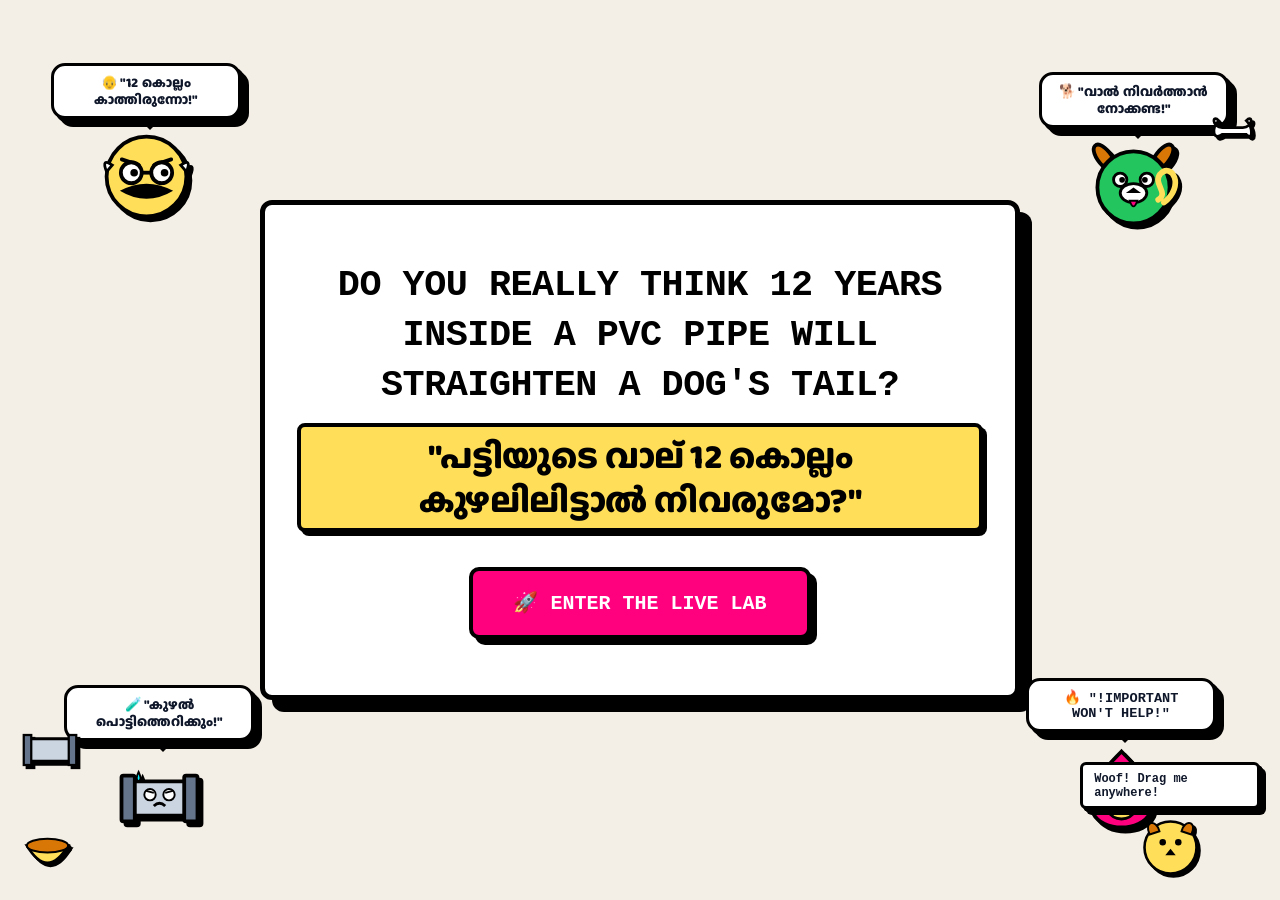
<file: vaaal/home.html>
<!DOCTYPE html>
<html lang="en">
<head>
  <meta charset="UTF-8">
  <meta name="viewport" content="width=device-width, initial-scale=1.0">
  <title>Department of Tail Affairs | Home</title>
  <link rel="stylesheet" href="style.css">
  
  <!-- Cool Malayalam & Brutalist Fonts -->
  <link rel="preconnect" href="https://fonts.googleapis.com">
  <link rel="preconnect" href="https://fonts.gstatic.com" crossorigin>
  <link href="https://fonts.googleapis.com/css2?family=Baloo+Chettan+2:wght@700;800&family=Space+Grotesk:wght@800;900&display=swap" rel="stylesheet">

  <style>
    body {
      justify-content: center;
      align-items: center;
      min-height: 100vh;
      margin: 0;
      padding: 1.5rem;
      position: relative;
      overflow: hidden;
      background-color: var(--bg-color, #f4efe6);
    }

    /* Cool Malayalam Font Class */
    .ml-text {
      font-family: 'Baloo Chettan 2', cursive, sans-serif;
      font-weight: 800;
      line-height: 1.25;
    }

    /* Central Question Card */
    .home-card {
      max-width: 760px;
      width: 100%;
      text-align: center;
      padding: 3.5rem 2rem;
      z-index: 10;
      position: relative;
      background: #ffffff;
      border: 5px solid #000;
      box-shadow: 12px 12px 0px #000;
      border-radius: 12px;
    }

    .main-question {
      font-size: clamp(1.4rem, 4.2vw, 2.3rem);
      font-weight: 900;
      line-height: 1.35;
      text-transform: uppercase;
      color: #000;
      margin-bottom: 2.2rem;
      letter-spacing: -0.5px;
    }

    .main-question .ml-badge {
      background: var(--accent-yellow, #ffde59);
      padding: 0.4rem 1rem;
      border: 4px solid #000;
      display: inline-block;
      margin-top: 0.8rem;
      font-size: clamp(1.3rem, 4vw, 2.2rem);
      box-shadow: 4px 4px 0px #000;
      text-transform: none;
      border-radius: 8px;
    }

    /* Enter Button */
    .enter-btn {
      font-size: 1.25rem;
      padding: 1.2rem 2.5rem;
      background: var(--accent-pink, #ff007f);
      color: #fff;
      border: 4px solid #000;
      box-shadow: 6px 6px 0px #000;
      font-weight: 900;
      cursor: pointer;
      text-decoration: none;
      display: inline-block;
      text-transform: uppercase;
      transition: all 0.15s cubic-bezier(0.175, 0.885, 0.32, 1.275);
      border-radius: 10px;
    }

    .enter-btn:hover {
      transform: translate(-4px, -4px) scale(1.02);
      box-shadow: 10px 10px 0px #000;
      background: var(--accent-cyan, #00f0ff);
      color: #000;
    }

    /* Floating Draggable Cartoon Character Containers */
    .float-cartoon {
      position: fixed;
      z-index: 20;
      display: flex;
      flex-direction: column;
      align-items: center;
      cursor: grab;
      user-select: none;
      touch-action: none;
      filter: drop-shadow(4px 4px 0px #000);
      transition: transform 0.05s linear;
    }

    .float-cartoon:active {
      cursor: grabbing;
      transform: scale(1.12) rotate(4deg) !important;
      z-index: 50;
    }

    /* Expressive Pop Speech Bubbles */
    .cartoon-speech {
      background: #ffffff;
      border: 3px solid #000;
      box-shadow: 4px 4px 0px #000;
      padding: 0.5rem 0.9rem;
      font-size: 0.85rem;
      font-weight: 900;
      max-width: 190px;
      text-align: center;
      margin-bottom: 10px;
      border-radius: 14px;
      pointer-events: none;
      position: relative;
      transition: opacity 0.2s ease, transform 0.2s ease;
    }

    /* Speech Bubble Tail Arrow */
    .cartoon-speech::after {
      content: '';
      position: absolute;
      bottom: -10px;
      left: 50%;
      transform: translateX(-50%);
      border-width: 10px 10px 0;
      border-style: solid;
      border-color: #000 transparent;
      display: block;
      width: 0;
    }

    /* Animation Keyframes */
    @keyframes floatY1 {
      0%, 100% { transform: translateY(0px) rotate(-3deg); }
      50% { transform: translateY(-16px) rotate(3deg); }
    }

    @keyframes floatY2 {
      0%, 100% { transform: translateY(0px) rotate(4deg); }
      50% { transform: translateY(16px) rotate(-3deg); }
    }

    /* Default Corner Positioning */
    .c1 { top: 7%; left: 4%; animation: floatY1 4.5s ease-in-out infinite; }
    .c2 { top: 8%; right: 4%; animation: floatY2 5s ease-in-out infinite; }
    .c3 { bottom: 6%; left: 5%; animation: floatY2 4.2s ease-in-out infinite; }
    .c4 { bottom: 7%; right: 5%; animation: floatY1 5.5s ease-in-out infinite; }
  </style>
</head>
<body>

  <!-- Floating Cartoon 1: Sarcastic Ammavan -->
  <div class="float-cartoon c1" id="cartoon1">
    <div class="cartoon-speech ml-text" id="speech1">👴 "12 കൊല്ലം കാത്തിരുന്നോ!"</div>
    <svg width="95" height="95" viewBox="0 0 100 100">
      <circle cx="50" cy="50" r="42" fill="#ffde59" stroke="#000" stroke-width="4"/>
      <!-- Tufts of side hair -->
      <path d="M 8 45 Q 2 30 14 38 Z" fill="#fff" stroke="#000" stroke-width="3"/>
      <path d="M 92 45 Q 98 30 86 38 Z" fill="#fff" stroke="#000" stroke-width="3"/>
      <!-- Expressive Eyebrows -->
      <path d="M 24 32 L 42 38" stroke="#000" stroke-width="4" stroke-linecap="round"/>
      <path d="M 76 32 L 58 38" stroke="#000" stroke-width="4" stroke-linecap="round"/>
      <!-- Glasses -->
      <circle cx="34" cy="46" r="11" fill="#fff" stroke="#000" stroke-width="4"/>
      <circle cx="66" cy="46" r="11" fill="#fff" stroke="#000" stroke-width="4"/>
      <line x1="45" y1="46" x2="55" y2="46" stroke="#000" stroke-width="4"/>
      <!-- Eyes looking suspicious -->
      <circle cx="37" cy="46" r="4" fill="#000"/>
      <circle cx="69" cy="46" r="4" fill="#000"/>
      <!-- Thick Malayalam Mustache -->
      <path d="M 22 65 Q 50 50 78 65 Q 50 82 22 65 Z" fill="#000"/>
    </svg>
  </div>

  <!-- Floating Cartoon 2: Goofy Dog -->
  <div class="float-cartoon c2" id="cartoon2">
    <div class="cartoon-speech ml-text" id="speech2">🐕 "വാൽ നിവർത്താൻ നോക്കണ്ട!"</div>
    <svg width="95" height="95" viewBox="0 0 100 100">
      <!-- Floppy Ears -->
      <path d="M 18 30 C -2 10 12 -5 28 20 Z" fill="#d97706" stroke="#000" stroke-width="4"/>
      <path d="M 82 30 C 102 10 88 -5 72 20 Z" fill="#d97706" stroke="#000" stroke-width="4"/>
      <!-- Head -->
      <circle cx="50" cy="52" r="38" fill="#22c55e" stroke="#000" stroke-width="4"/>
      <!-- Goofy Eyes -->
      <circle cx="36" cy="44" r="7" fill="#fff" stroke="#000" stroke-width="3"/>
      <circle cx="64" cy="44" r="7" fill="#fff" stroke="#000" stroke-width="3"/>
      <circle cx="38" cy="44" r="3" fill="#000"/>
      <circle cx="62" cy="44" r="3" fill="#000"/>
      <!-- Dog Snout & Tongue -->
      <ellipse cx="50" cy="58" rx="14" ry="10" fill="#fff" stroke="#000" stroke-width="3"/>
      <polygon points="50,52 42,58 58,58" fill="#000"/>
      <path d="M 46 66 Q 50 78 54 66 Z" fill="#ff007f" stroke="#000" stroke-width="2"/>
      <!-- Spring Curled Tail on side -->
      <path d="M 82 68 C 105 50 90 25 78 38 C 70 48 88 58 76 65" fill="none" stroke="#ffde59" stroke-width="6" stroke-linecap="round"/>
    </svg>
  </div>

  <!-- Floating Cartoon 3: Tired Sweat-dripping PVC Pipe -->
  <div class="float-cartoon c3" id="cartoon3">
    <div class="cartoon-speech ml-text" id="speech3">🧪 "കുഴൽ പൊട്ടിത്തെറിക്കും!"</div>
    <svg width="95" height="95" viewBox="0 0 100 100">
      <!-- Pipe Body -->
      <rect x="15" y="32" width="70" height="36" fill="#cbd5e1" stroke="#000" stroke-width="4" rx="6"/>
      <rect x="10" y="26" width="14" height="48" fill="#64748b" stroke="#000" stroke-width="4" rx="2"/>
      <rect x="76" y="26" width="14" height="48" fill="#64748b" stroke="#000" stroke-width="4" rx="2"/>
      <!-- Cartoon Tired Eyes on Pipe -->
      <circle cx="40" cy="46" r="6" fill="#fff" stroke="#000" stroke-width="2"/>
      <circle cx="60" cy="46" r="6" fill="#fff" stroke="#000" stroke-width="2"/>
      <line x1="36" y1="42" x2="44" y2="44" stroke="#000" stroke-width="2"/>
      <line x1="64" y1="42" x2="56" y2="44" stroke="#000" stroke-width="2"/>
      <path d="M 44 58 Q 50 52 56 58" fill="none" stroke="#000" stroke-width="3"/>
      <!-- Sweat Drops -->
      <path d="M 28 22 Q 24 30 28 32 Q 32 30 28 22 Z" fill="#00f0ff" stroke="#000" stroke-width="2"/>
    </svg>
  </div>

  <!-- Floating Cartoon 4: Angry Fire CSS !important Bomb -->
  <div class="float-cartoon c4" id="cartoon4">
    <div class="cartoon-speech" id="speech4">🔥 "!IMPORTANT WON'T HELP!"</div>
    <svg width="95" height="95" viewBox="0 0 100 100">
      <!-- Flame body -->
      <path d="M 50 10 C 70 30 90 50 80 75 C 70 95 30 95 20 75 C 10 50 30 30 50 10 Z" fill="#ff007f" stroke="#000" stroke-width="4"/>
      <path d="M 50 30 C 62 42 72 58 65 72 C 58 84 42 84 35 72 C 30 58 38 42 50 30 Z" fill="#ffde59" stroke="#000" stroke-width="3"/>
      <!-- Sunglasses on Flame -->
      <polygon points="28,48 48,48 44,58 32,58" fill="#000"/>
      <polygon points="52,48 72,48 68,58 56,58" fill="#000"/>
      <line x1="48" y1="50" x2="52" y2="50" stroke="#000" stroke-width="3"/>
      <!-- Smirk -->
      <path d="M 40 68 Q 50 74 60 66" fill="none" stroke="#000" stroke-width="3" stroke-linecap="round"/>
    </svg>
  </div>

  <!-- Central Question Card -->
  <div class="home-card">
    <h1 class="main-question">
      Do you really think 12 years inside a PVC pipe will straighten a dog's tail?
      <br>
      <span class="ml-badge ml-text">"പട്ടിയുടെ വാല് 12 കൊല്ലം കുഴലിലിട്ടാൽ നിവരുമോ?"</span>
    </h1>

    <a href="index.html" class="enter-btn">
      🚀 ENTER THE LIVE LAB
    </a>
  </div>

  <script src="script.js"></script>
  <script>
    // Automatic Dialogue Arrays for each cartoon character
    const dialogues = {
      ammavan: [
        "👴 \"12 കൊല്ലം കാത്തിരുന്നോ!\"",
        "👴 \"നിവരില്ല എന്ന് പറഞ്ഞാൽ നിവരില്ല!\"",
        "👴 \"ഓരോരോ സയൻസ് കണ്ടുപിടിത്തങ്ങൾ!\"",
        "👴 \"Ammavan knows best!\""
      ],
      dog: [
        "🐕 \"വാൽ നിവർത്താൻ നോക്കണ്ട!\"",
        "🐕 \"Woof! 12 years of bending!\"",
        "🐕 \"My tail = 100% curve!\"",
        "🐕 \"Tail elasticity > 9000!\""
      ],
      pipe: [
        "🧪 \"കുഴൽ പൊട്ടിത്തെറിക്കും!\"",
        "🧪 \"Pressure too high!\"",
        "🧪 \"I'm flexing as hard as I can!\"",
        "🧪 \"12 years and still 180°!\""
      ],
      flame: [
        "🔥 \"!IMPORTANT WON'T HELP!\"",
        "🔥 \"CSS won't fix biology!\"",
        "🔥 \"ഹൈഡ്രോളിക് പവർ വേണ്ടിവരും!\"",
        "🔥 \"Error 404: Straight tail not found!\""
      ]
    };

    let idx1 = 0, idx2 = 0, idx3 = 0, idx4 = 0;

    // Helper function to animate speech bubble change
    function updateSpeech(elementId, textArray, currentIndex) {
      const el = document.getElementById(elementId);
      if (!el) return;
      
      el.style.opacity = '0';
      el.style.transform = 'scale(0.8)';
      
      setTimeout(() => {
        el.textContent = textArray[currentIndex];
        el.style.opacity = '1';
        el.style.transform = 'scale(1)';
      }, 200);
    }

    // Dialogue Rotation Interval (Every 3.5 seconds)
    setInterval(() => {
      idx1 = (idx1 + 1) % dialogues.ammavan.length;
      idx2 = (idx2 + 1) % dialogues.dog.length;
      idx3 = (idx3 + 1) % dialogues.pipe.length;
      idx4 = (idx4 + 1) % dialogues.flame.length;

      updateSpeech('speech1', dialogues.ammavan, idx1);
      setTimeout(() => updateSpeech('speech2', dialogues.dog, idx2), 400);
      setTimeout(() => updateSpeech('speech3', dialogues.pipe, idx3), 800);
      setTimeout(() => updateSpeech('speech4', dialogues.flame, idx4), 1200);
    }, 3500);

    // Draggable functionality (Supports Touch & Mouse)
    function enableDragging(el) {
      let posX = 0, posY = 0, initialX = 0, initialY = 0;

      el.addEventListener('mousedown', dragStart);
      el.addEventListener('touchstart', dragStart, { passive: false });

      function dragStart(e) {
        // Pause CSS float keyframe while dragging
        el.style.animation = 'none';

        if (e.type === 'touchstart') {
          initialX = e.touches[0].clientX - posX;
          initialY = e.touches[0].clientY - posY;
          document.addEventListener('touchmove', dragging, { passive: false });
          document.addEventListener('touchend', dragEnd);
        } else {
          initialX = e.clientX - posX;
          initialY = e.clientY - posY;
          document.addEventListener('mousemove', dragging);
          document.addEventListener('mouseup', dragEnd);
        }
      }

      function dragging(e) {
        e.preventDefault();
        const currentX = e.type === 'touchmove' ? e.touches[0].clientX : e.clientX;
        const currentY = e.type === 'touchmove' ? e.touches[0].clientY : e.clientY;

        posX = currentX - initialX;
        posY = currentY - initialY;

        el.style.transform = `translate3d(${posX}px, ${posY}px, 0)`;
      }

      function dragEnd() {
        document.removeEventListener('mousemove', dragging);
        document.removeEventListener('mouseup', dragEnd);
        document.removeEventListener('touchmove', dragging);
        document.removeEventListener('touchend', dragEnd);
      }
    }

    // Attach dragging to all 4 cartoon elements
    document.querySelectorAll('.float-cartoon').forEach(el => {
      enableDragging(el);
    });
  </script>
</body>
</html>
</file>
<file: style.css>
:root {
  --bg-color: #f4efe6;
  --card-bg: #ffffff;
  --ink-color: #0f172a;
  --accent-pink: #ff007f;
  --accent-cyan: #00f0ff;
  --accent-yellow: #ffde59;
  --accent-green: #22c55e;
  --accent-red: #ef4444;
  --border: 4px solid #000000;
  --shadow: 5px 5px 0px #000000;
  --shadow-hover: 7px 7px 0px #000000;
}

* {
  box-sizing: border-box;
  margin: 0;
  padding: 0;
  font-family: 'Courier New', Courier, monospace;
}

body {
  background-color: var(--bg-color);
  color: var(--ink-color);
  padding: 1rem;
  min-height: 100vh;
  display: flex;
  flex-direction: column;
  align-items: center;
  overflow-x: hidden;
}

/* Header & Nav */
.header-container {
  width: 100%;
  max-width: 900px;
  margin-bottom: 1.2rem;
}

nav {
  background: var(--card-bg);
  border: var(--border);
  box-shadow: var(--shadow);
  padding: 0.8rem;
  display: flex;
  justify-content: space-between;
  align-items: center;
  flex-wrap: wrap;
  gap: 0.8rem;
}

.brand {
  font-size: 1.1rem;
  font-weight: 900;
  color: var(--ink-color);
  text-decoration: none;
  background: var(--accent-yellow);
  padding: 0.3rem 0.6rem;
  border: 2px solid #000;
}

.nav-links {
  display: flex;
  gap: 0.5rem;
  flex-wrap: wrap;
}

.nav-btn {
  background: #fff;
  border: 2px solid #000;
  padding: 0.4rem 0.7rem;
  font-weight: bold;
  text-decoration: none;
  color: #000;
  box-shadow: 2px 2px 0px #000;
  font-size: 0.8rem;
  transition: transform 0.1s;
}

.nav-btn:hover, .nav-btn.active {
  background: var(--accent-cyan);
  transform: translate(-1px, -1px);
}

/* Page Layout Container */
.main-wrapper {
  width: 100%;
  max-width: 900px;
  display: flex;
  flex-direction: column;
  gap: 1.5rem;
}

/* Cards */
.card {
  background: var(--card-bg);
  border: var(--border);
  box-shadow: var(--shadow);
  padding: 1.5rem;
  display: flex;
  flex-direction: column;
  gap: 1rem;
  position: relative;
}

.card-title {
  font-size: 1.1rem;
  font-weight: 900;
  background: var(--accent-cyan);
  border: 2px solid #000;
  padding: 0.3rem 0.6rem;
  display: inline-block;
  width: fit-content;
  text-transform: uppercase;
}

/* Controls */
.control-box {
  display: flex;
  flex-direction: column;
  gap: 0.4rem;
}

label {
  font-weight: 900;
  font-size: 0.85rem;
  text-transform: uppercase;
  display: flex;
  justify-content: space-between;
}

input[type="range"] {
  accent-color: var(--accent-pink);
  height: 14px;
  cursor: pointer;
}

select {
  background: #fff;
  border: 3px solid #000;
  padding: 0.6rem;
  font-weight: bold;
  font-size: 0.9rem;
  box-shadow: 3px 3px 0px #000;
  cursor: pointer;
}

/* Buttons */
.btn {
  background-color: var(--accent-cyan);
  color: #000;
  font-weight: 900;
  padding: 0.8rem 1.2rem;
  border: 3px solid #000;
  box-shadow: var(--shadow);
  cursor: pointer;
  text-transform: uppercase;
  text-align: center;
  font-size: 0.9rem;
  text-decoration: none;
  transition: all 0.05s;
  display: inline-block;
}

.btn:hover {
  transform: translate(-2px, -2px);
  box-shadow: var(--shadow-hover);
}

.btn-pink { background-color: var(--accent-pink); color: #fff; }
.btn-green { background-color: var(--accent-green); color: #000; }
.btn-yellow { background-color: var(--accent-yellow); color: #000; }

/* Stage Container */
.stage-box {
  background: var(--accent-yellow);
  border: 3px solid #000;
  box-shadow: 4px 4px 0px #000;
  min-height: 220px;
  display: flex;
  align-items: center;
  justify-content: center;
  position: relative;
  overflow: hidden;
  padding: 1rem;
}

/* Interactive Touch Sandbox Canvas */
.sandbox-pad {
  background: #fef08a;
  border: 3px dashed #000;
  padding: 1.2rem;
  text-align: center;
  font-weight: 900;
  cursor: crosshair;
  user-select: none;
  position: relative;
  overflow: hidden;
  min-height: 120px;
  display: flex;
  flex-direction: column;
  align-items: center;
  justify-content: center;
}

/* Floating Draggable Elements */
.draggable-toy {
  position: fixed;
  z-index: 9999;
  display: flex;
  flex-direction: column;
  align-items: center;
  cursor: grab;
  user-select: none;
  touch-action: none;
  filter: drop-shadow(3px 3px 0px #000);
  transition: transform 0.05s ease;
}

.draggable-toy:active {
  cursor: grabbing;
  transform: scale(1.15) rotate(5deg);
}

.dog-speech {
  background: #ffffff;
  border: 3px solid #000000;
  box-shadow: 3px 3px 0px #000000;
  padding: 0.4rem 0.7rem;
  font-size: 0.75rem;
  font-weight: 900;
  max-width: 180px;
  margin-bottom: 6px;
  border-radius: 6px;
  pointer-events: none;
}

/* Touch Particles & Stamps */
.touch-stamp {
  position: absolute;
  font-weight: 900;
  font-size: 1rem;
  color: var(--accent-red);
  border: 2px double var(--accent-red);
  padding: 0.1rem 0.4rem;
  background: rgba(255, 255, 255, 0.9);
  pointer-events: none;
  transform: translate(-50%, -50%) rotate(-12deg);
  animation: stampFade 1.2s forwards;
  z-index: 9000;
}

@keyframes stampFade {
  0% { opacity: 1; transform: translate(-50%, -50%) scale(1.4) rotate(-12deg); }
  70% { opacity: 1; }
  100% { opacity: 0; transform: translate(-50%, -60%) scale(0.9) rotate(-12deg); }
}

/* Sarcastic Modal Overlay */
.modal-overlay {
  position: fixed;
  top: 0; left: 0; width: 100vw; height: 100vh;
  background: rgba(15, 23, 42, 0.9);
  z-index: 10000;
  display: flex;
  align-items: center;
  justify-content: center;
  padding: 1rem;
}

.modal-box {
  background: #fff;
  border: 5px solid #000;
  box-shadow: 10px 10px 0px var(--accent-pink);
  padding: 2rem;
  max-width: 480px;
  width: 100%;
  text-align: center;
  display: flex;
  flex-direction: column;
  gap: 1.2rem;
}

.progress-bar {
  width: 100%;
  height: 22px;
  background: #e2e8f0;
  border: 3px solid #000;
  overflow: hidden;
}

.progress-fill {
  height: 100%;
  width: 0%;
  background: var(--accent-green);
  transition: width 0.2s linear;
}

/* Badges & Metrics */
.badge-grid {
  display: grid;
  grid-template-columns: repeat(auto-fit, minmax(140px, 1fr));
  gap: 0.8rem;
}

.metric-card {
  background: #fff;
  border: 2px solid #000;
  box-shadow: 3px 3px 0px #000;
  padding: 0.6rem;
  text-align: center;
}

.metric-val {
  font-size: 1.3rem;
  font-weight: 900;
  color: var(--accent-pink);
}

.hidden { display: none !important; }
</file>
<file: vaaal/style.css>
:root {
  --bg-color: #f4efe6;
  --card-bg: #ffffff;
  --ink-color: #0f172a;
  --accent-pink: #ff007f;
  --accent-cyan: #00f0ff;
  --accent-yellow: #ffde59;
  --accent-green: #22c55e;
  --accent-red: #ef4444;
  --border: 4px solid #000000;
  --shadow: 5px 5px 0px #000000;
  --shadow-hover: 7px 7px 0px #000000;
}

* {
  box-sizing: border-box;
  margin: 0;
  padding: 0;
  font-family: 'Courier New', Courier, monospace;
}

body {
  background-color: var(--bg-color);
  color: var(--ink-color);
  padding: 1rem;
  min-height: 100vh;
  display: flex;
  flex-direction: column;
  align-items: center;
  overflow-x: hidden;
}

/* Header & Nav */
.header-container {
  width: 100%;
  max-width: 900px;
  margin-bottom: 1.2rem;
}

nav {
  background: var(--card-bg);
  border: var(--border);
  box-shadow: var(--shadow);
  padding: 0.8rem;
  display: flex;
  justify-content: space-between;
  align-items: center;
  flex-wrap: wrap;
  gap: 0.8rem;
}

.brand {
  font-size: 1.1rem;
  font-weight: 900;
  color: var(--ink-color);
  text-decoration: none;
  background: var(--accent-yellow);
  padding: 0.3rem 0.6rem;
  border: 2px solid #000;
}

.nav-links {
  display: flex;
  gap: 0.5rem;
  flex-wrap: wrap;
}

.nav-btn {
  background: #fff;
  border: 2px solid #000;
  padding: 0.4rem 0.7rem;
  font-weight: bold;
  text-decoration: none;
  color: #000;
  box-shadow: 2px 2px 0px #000;
  font-size: 0.8rem;
  transition: transform 0.1s;
}

.nav-btn:hover, .nav-btn.active {
  background: var(--accent-cyan);
  transform: translate(-1px, -1px);
}

/* Page Layout Container */
.main-wrapper {
  width: 100%;
  max-width: 900px;
  display: flex;
  flex-direction: column;
  gap: 1.5rem;
}

/* Cards */
.card {
  background: var(--card-bg);
  border: var(--border);
  box-shadow: var(--shadow);
  padding: 1.5rem;
  display: flex;
  flex-direction: column;
  gap: 1rem;
  position: relative;
}

.card-title {
  font-size: 1.1rem;
  font-weight: 900;
  background: var(--accent-cyan);
  border: 2px solid #000;
  padding: 0.3rem 0.6rem;
  display: inline-block;
  width: fit-content;
  text-transform: uppercase;
}

/* Controls */
.control-box {
  display: flex;
  flex-direction: column;
  gap: 0.4rem;
}

label {
  font-weight: 900;
  font-size: 0.85rem;
  text-transform: uppercase;
  display: flex;
  justify-content: space-between;
}

input[type="range"] {
  accent-color: var(--accent-pink);
  height: 14px;
  cursor: pointer;
}

select {
  background: #fff;
  border: 3px solid #000;
  padding: 0.6rem;
  font-weight: bold;
  font-size: 0.9rem;
  box-shadow: 3px 3px 0px #000;
  cursor: pointer;
}

/* Buttons */
.btn {
  background-color: var(--accent-cyan);
  color: #000;
  font-weight: 900;
  padding: 0.8rem 1.2rem;
  border: 3px solid #000;
  box-shadow: var(--shadow);
  cursor: pointer;
  text-transform: uppercase;
  text-align: center;
  font-size: 0.9rem;
  text-decoration: none;
  transition: all 0.05s;
  display: inline-block;
}

.btn:hover {
  transform: translate(-2px, -2px);
  box-shadow: var(--shadow-hover);
}

.btn-pink { background-color: var(--accent-pink); color: #fff; }
.btn-green { background-color: var(--accent-green); color: #000; }
.btn-yellow { background-color: var(--accent-yellow); color: #000; }

/* Stage Container */
.stage-box {
  background: var(--accent-yellow);
  border: 3px solid #000;
  box-shadow: 4px 4px 0px #000;
  min-height: 220px;
  display: flex;
  align-items: center;
  justify-content: center;
  position: relative;
  overflow: hidden;
  padding: 1rem;
}

/* Interactive Touch Sandbox Canvas */
.sandbox-pad {
  background: #fef08a;
  border: 3px dashed #000;
  padding: 1.2rem;
  text-align: center;
  font-weight: 900;
  cursor: crosshair;
  user-select: none;
  position: relative;
  overflow: hidden;
  min-height: 120px;
  display: flex;
  flex-direction: column;
  align-items: center;
  justify-content: center;
}

/* Floating Draggable Elements */
.draggable-toy {
  position: fixed;
  z-index: 9999;
  display: flex;
  flex-direction: column;
  align-items: center;
  cursor: grab;
  user-select: none;
  touch-action: none;
  filter: drop-shadow(3px 3px 0px #000);
  transition: transform 0.05s ease;
}

.draggable-toy:active {
  cursor: grabbing;
  transform: scale(1.15) rotate(5deg);
}

.dog-speech {
  background: #ffffff;
  border: 3px solid #000000;
  box-shadow: 3px 3px 0px #000000;
  padding: 0.4rem 0.7rem;
  font-size: 0.75rem;
  font-weight: 900;
  max-width: 180px;
  margin-bottom: 6px;
  border-radius: 6px;
  pointer-events: none;
}

/* Touch Particles & Stamps */
.touch-stamp {
  position: absolute;
  font-weight: 900;
  font-size: 1rem;
  color: var(--accent-red);
  border: 2px double var(--accent-red);
  padding: 0.1rem 0.4rem;
  background: rgba(255, 255, 255, 0.9);
  pointer-events: none;
  transform: translate(-50%, -50%) rotate(-12deg);
  animation: stampFade 1.2s forwards;
  z-index: 9000;
}

@keyframes stampFade {
  0% { opacity: 1; transform: translate(-50%, -50%) scale(1.4) rotate(-12deg); }
  70% { opacity: 1; }
  100% { opacity: 0; transform: translate(-50%, -60%) scale(0.9) rotate(-12deg); }
}

/* Sarcastic Modal Overlay */
.modal-overlay {
  position: fixed;
  top: 0; left: 0; width: 100vw; height: 100vh;
  background: rgba(15, 23, 42, 0.9);
  z-index: 10000;
  display: flex;
  align-items: center;
  justify-content: center;
  padding: 1rem;
}

.modal-box {
  background: #fff;
  border: 5px solid #000;
  box-shadow: 10px 10px 0px var(--accent-pink);
  padding: 2rem;
  max-width: 480px;
  width: 100%;
  text-align: center;
  display: flex;
  flex-direction: column;
  gap: 1.2rem;
}

.progress-bar {
  width: 100%;
  height: 22px;
  background: #e2e8f0;
  border: 3px solid #000;
  overflow: hidden;
}

.progress-fill {
  height: 100%;
  width: 0%;
  background: var(--accent-green);
  transition: width 0.2s linear;
}

/* Badges & Metrics */
.badge-grid {
  display: grid;
  grid-template-columns: repeat(auto-fit, minmax(140px, 1fr));
  gap: 0.8rem;
}

.metric-card {
  background: #fff;
  border: 2px solid #000;
  box-shadow: 3px 3px 0px #000;
  padding: 0.6rem;
  text-align: center;
}

.metric-val {
  font-size: 1.3rem;
  font-weight: 900;
  color: var(--accent-pink);
}

.hidden { display: none !important; }
</file>
